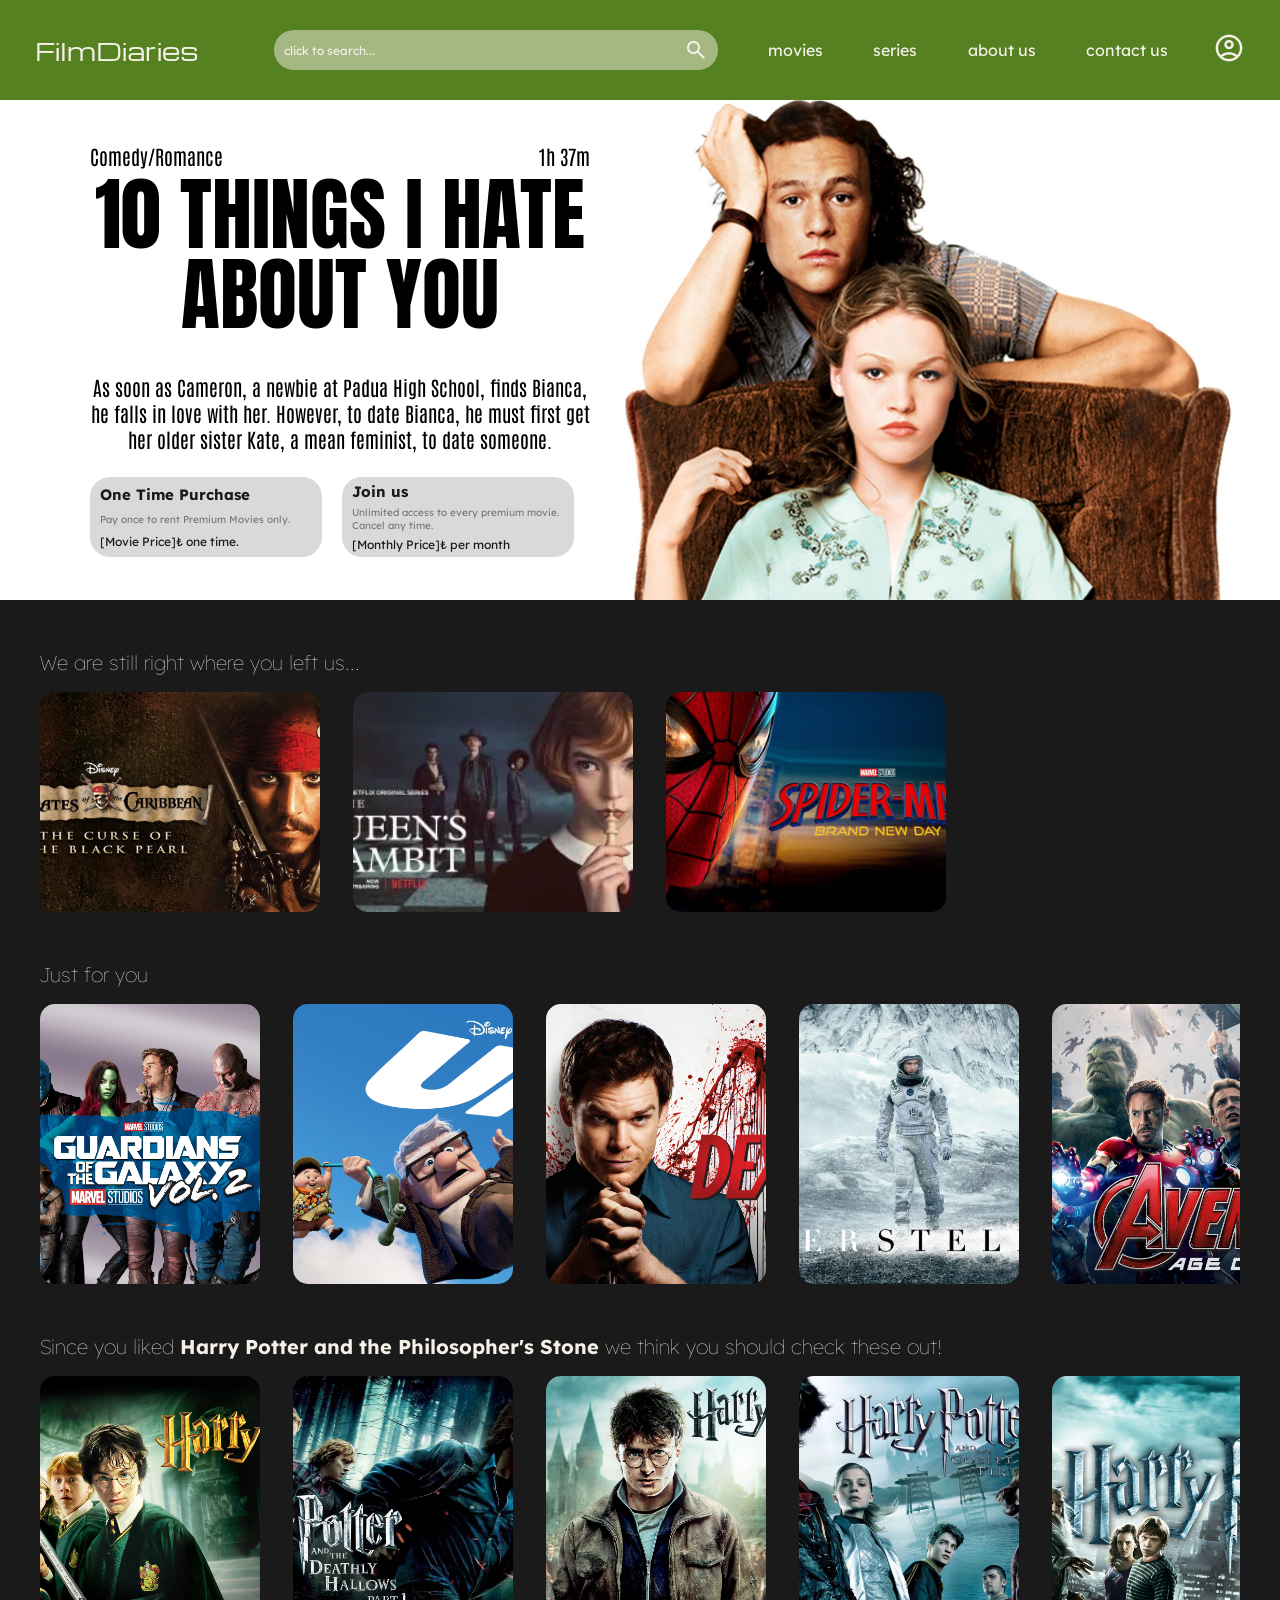
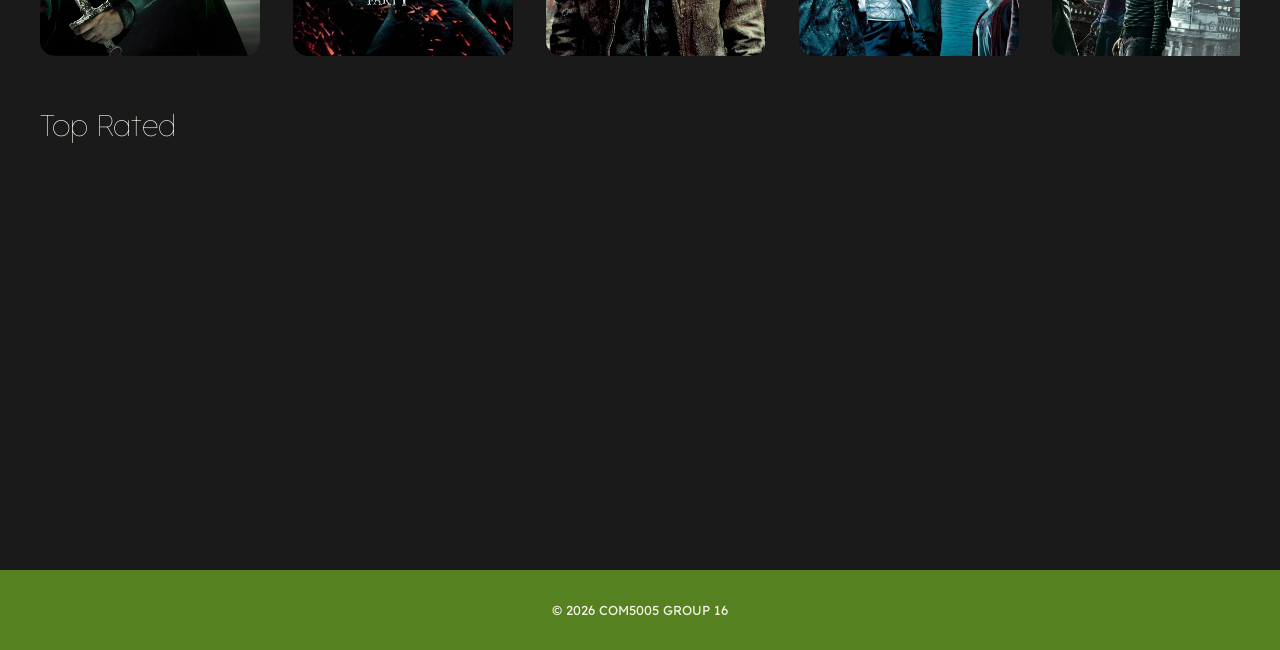
<file: index.html>
<!doctype html>
<html lang="en">
<head>
    <meta charset="UTF-8">
    <meta name="viewport" content="width=device-width, initial-scale=1.0">
    <title>FilmDiaries</title>
    <link rel="stylesheet" href="https://fonts.googleapis.com/css2?family=Anton&family=Antonio:wght@100..700&family=Instrument+Sans:ital,wght@0,400..700;1,400..700&family=Michroma&display=swap">
    <link rel="stylesheet" href="https://fonts.googleapis.com/css2?family=Anton&family=Antonio:wght@100..700&family=Instrument+Sans:ital,wght@0,400..700;1,400..700&display=swap">
    <link rel="stylesheet" href="https://fonts.googleapis.com/css2?family=Anton&family=Instrument+Sans:ital,wght@0,400..700;1,400..700&display=swap">
    <link rel="stylesheet" href="https://fonts.googleapis.com/css2?family=Lexend:wght@300;400;600;700&display=swap">
    <link rel="stylesheet" href="https://fonts.googleapis.com/css2?family=Material+Symbols+Outlined:opsz,wght,FILL,GRAD@20..48,100..700,0..1,-50..200" />
    <link href="css/style.css" rel="stylesheet" />
</head>
<body>
    <!-- nav bar ----------------------------------------------------------------------------------------- -->
    <nav>
        <div class="nav-left">
            <a href="index.html" class="logo">FilmDiaries</a>
            <form>
                <div class="search">
                    <input class="search-input" type="search" placeholder="click to search...">
                    <span class="search-icon material-symbols-outlined">search</span>
                </div>
            </form>
        </div>
        <div class="nav-right">
            <div class="nav-links">
            <a href="movies.html" class="link-text">movies</a>
            <a href="series.html" class="link-text">series</a>
            <a href="about_us.html" class="link-text">about us</a>
            <a href="contact_us.html" class="link-text">contact us</a>
            </div>
            <div class="profile">
                <span class="profile-icon material-symbols-outlined">account_circle</span>
                <!-- Açılır Menü (Popup) -->
                <div class="profile-popup" id="profilePopup">
                    <div class="popup-header">
                        <a class="popup-title" href="profile.html">My Profile</a>
                        <span class="header-icon material-symbols-outlined">account_circle</span>
                    </div>
                    <div class="popup-divider"></div>
                    <ul class="popup-menu">
                        <li><a href="my_list.html">My List</a></li>
                        <li><a href="history.html">Watch History</a></li>
                        <li><a href="settings.html">Settings</a></li>
                    </ul>
                </div>
            </div>
        </div>
    </nav>
    <!-- sponsor ----------------------------------------------------------------------------------------- -->
    <section class="sponsor">
        <div class="sponsor-movie">
            <div class="movie-info">
                <p>Comedy/Romance</p>
                <p>1h 37m</p>
            </div>
            <h1>10 THINGS I HATE ABOUT YOU</h1>
            <h6>
            As soon as Cameron, a newbie at Padua High School,
            finds Bianca, he falls in love with her. However,
            to date Bianca, he must first get her older sister Kate,
            a mean feminist, to date someone.
            </h6>
        </div>
        <div class="sponsor-purchase-options">
            <div class="sponsor-one-time">
                <h6>One Time Purchase</h6>
                <p>Pay once to rent Premium Movies only.</p>
                <h7>[Movie Price]₺ one time.</h7>
            </div>
            <div class="sponsor-join">
                <h6>Join us</h6>
                <p>Unlimited access to every premium movie. Cancel any time.</p>
                <h7>[Monthly Price]₺ per month</h7>
            </div>
        </div>
    </section>
    <!-- main ----------------------------------------------------------------------------------------- -->
    <main>
        <p>We are still right where you left us...</p>
            <div class="wrapper">        
                <div class="wrapper-item">
                    <img class="item1-img" src="images/yatay/caribbean.webp" alt="Pirates of the Caribbean">
                </div>
                <div class="wrapper-item">
                    <img class="item1-img" src="images/yatay/QUEENS.webp" alt="The Queens Gambit">
                </div>
                <div class="wrapper-item">
                    <img class="item1-img" src="images/yatay/spiderman.jpg" alt="Spiderman 1">
                </div>
            </div>

        <p>Just for you</p>
            <div class="wrapper">        
                <div class="wrapper-item">
                    <img class="item2-img" src="images/yatay/Guardians_of_the_Galaxy_2.webp" alt="Guardians_of_the_Galaxy_2">
                </div>
                <div class="wrapper-item">
                    <img class="item2-img" src="images/yatay/Pixar_Up.webp" alt="Up">
                </div>
                <div class="wrapper-item">
                    <img class="item2-img" src="images/yatay/Series_Dexter.webp" alt="Dexter">
                </div>
                <div class="wrapper-item">
                    <img class="item2-img" src="images/yatay/CN_Interstellar.webp" alt="Interstellar">
                </div>
                <div class="wrapper-item">
                    <img class="item2-img" src="images/yatay/Avengers_Age_of_Ultron.webp" alt="Avengers_Age_of_Ultron">
                </div>
                <div class="wrapper-item">
                    <img class="item2-img" src="images/yatay/IronMan.webp" alt="Iron_Man">
                </div>
                <div class="wrapper-item">
                    <img class="item2-img" src="images/yatay/Disney_Tangled.webp" alt="Tangled">
                </div>
                <div class="wrapper-item">
                    <img class="item2-img" src="images/yatay/Doctor_Strange.webp" alt="Doctor_Strange">
                </div>
                <div class="wrapper-item">
                    <img class="item2-img" src="images/yatay/Ghibli_The_Wind_Rises.jpg" alt="The_Wind_Rises">
                </div>
            </div>
        <p>Since you liked <strong>Harry Potter and the Philosopher's Stone</strong> we think you should check these out!</p>
            <div class="wrapper">        
                <div class="wrapper-item">
                    <img class="item2-img" src="images/yatay/HarryPotter_and_the_Chamber_of_Secrets.webp" alt="HarryPotter_and_the_Chamber_of_Secrets">
                </div>
                <div class="wrapper-item">
                    <img class="item2-img" src="images/yatay/HarryPotter_and_the_Deathly_Hallows_Part1.webp" alt="HarryPotter_and_the_Deathly_Hallows_Part1">
                </div>
                <div class="wrapper-item">
                    <img class="item2-img" src="images/yatay/HarryPotter_and_the_Deathly_Hallows_Part2.webp" alt="HarryPotter_and_the_Deathly_Hallows_Part2">
                </div>
                <div class="wrapper-item">
                    <img class="item2-img" src="images/yatay/HarryPotter_and_the_Goblet_of_Fire.webp" alt="HarryPotter_and_the_Goblet_of_Fire">
                </div>
                <div class="wrapper-item">
                    <img class="item2-img" src="images/yatay/HarryPotter_and_the_HalfBlood_Prince.webp" alt="HarryPotter_and_the_HalfBlood_Prince">
                </div>
                <div class="wrapper-item">
                    <img class="item2-img" src="images/yatay/HarryPotter_and_the_Order_of_the_Phoenix.webp" alt="HarryPotter_and_the_Order_of_the_Phoenix">
                </div>
                <div class="wrapper-item">
                    <img class="item2-img" src="images/yatay/HarryPotter_and_the_Prisoner_of_Azkaban.webp" alt="HarryPotter_and_the_Prisoner_of_Azkaban">
                </div>
                <div class="wrapper-item">
                    <img class="item2-img" src="images/yatay/HarryPotter _nd_the_Sorcerers_Stone.webp" alt="HarryPotter _nd_the_Sorcerers_Stone">
                </div>
            </div>
        <h6>Top Rated</h6>
            <div class="wrapper">        
                <div class="wrapper-item">
                    <img class="item3-img" src="images/yatay/Series_Game_of_Thrones.webp" alt="Game_of_Thrones">
                </div>
                <div class="wrapper-item">
                    <img class="item3-img" src="images/yatay/CN_Oppenheimer.webp" alt="Oppenheimer">
                </div>
                <div class="wrapper-item">
                    <img class="item3-img" src="images/yatay/Series_Arcane.webp" alt="Arcane">
                </div>
            </div>
    </main>
</body>
<script src="js/index.js"></script>
<footer>
    <p>© 2026 COM5005 GROUP 16</p>
</footer>
</html>
</file>
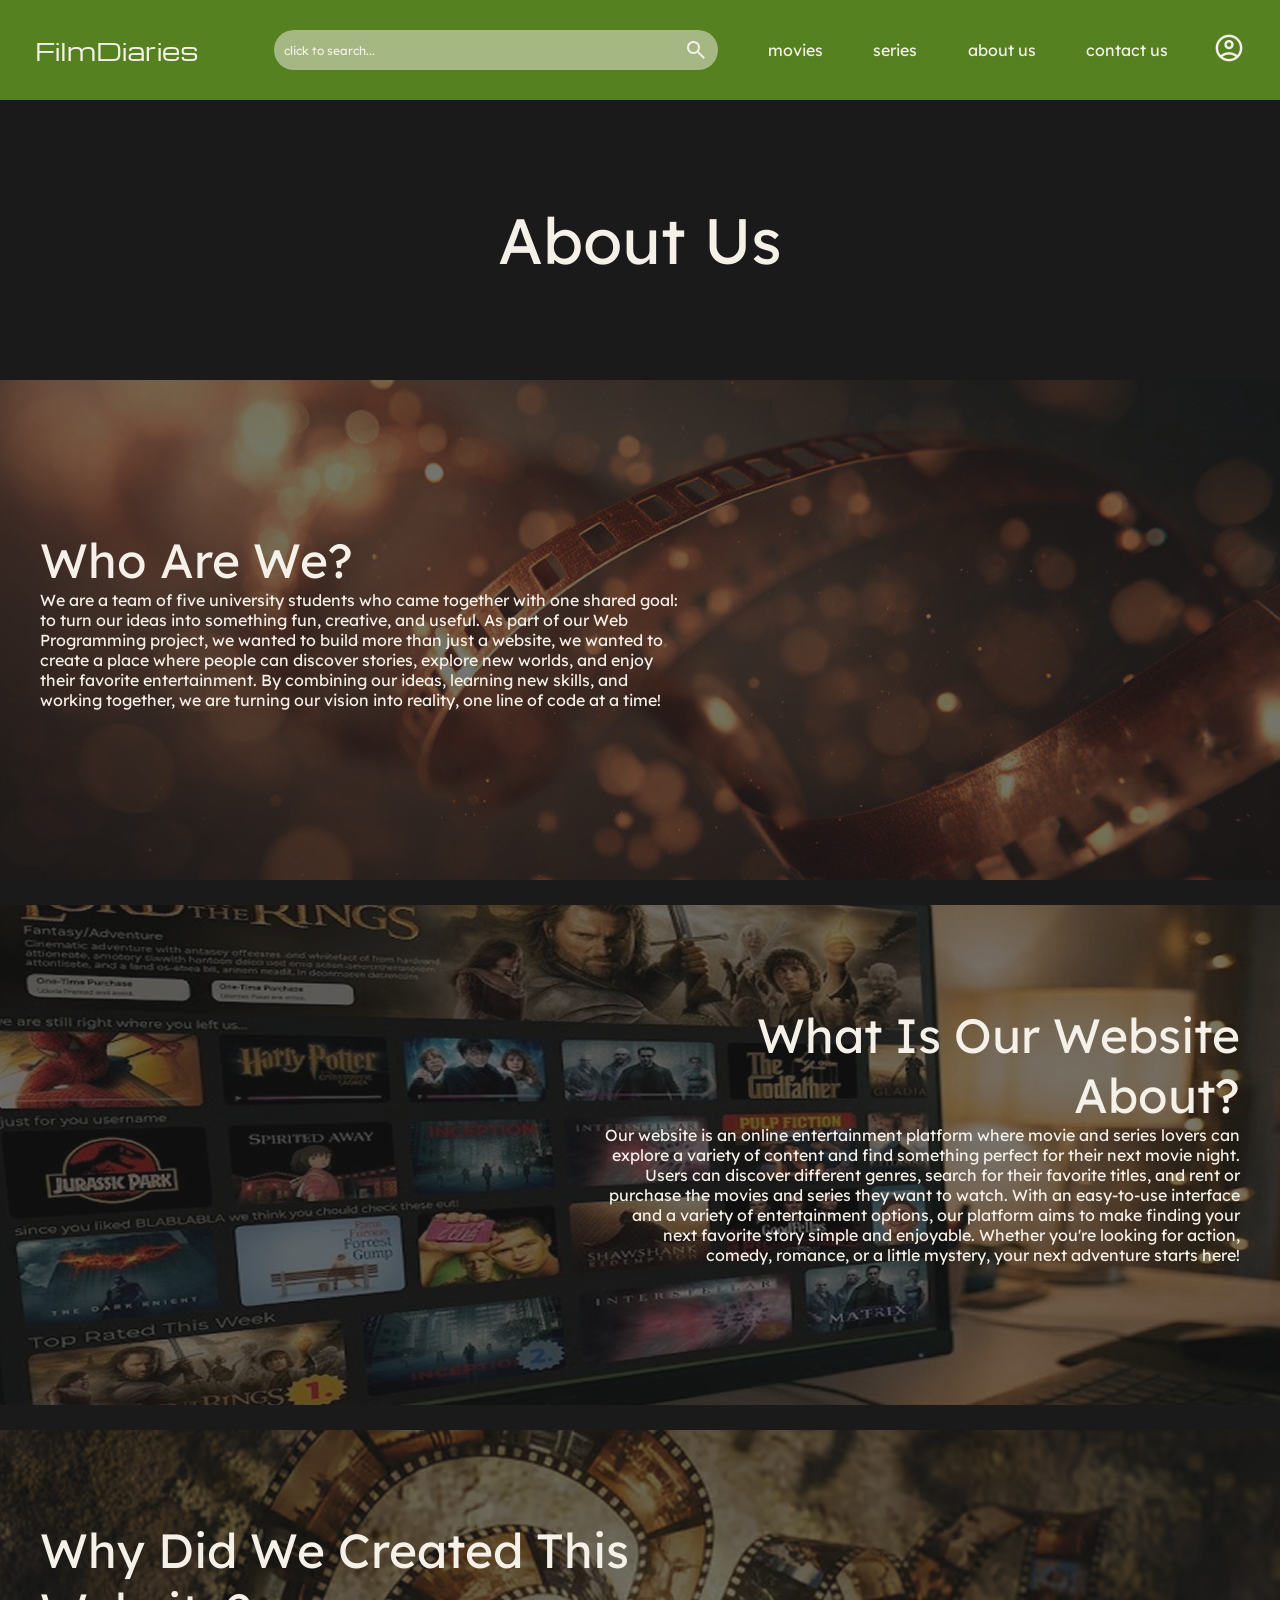
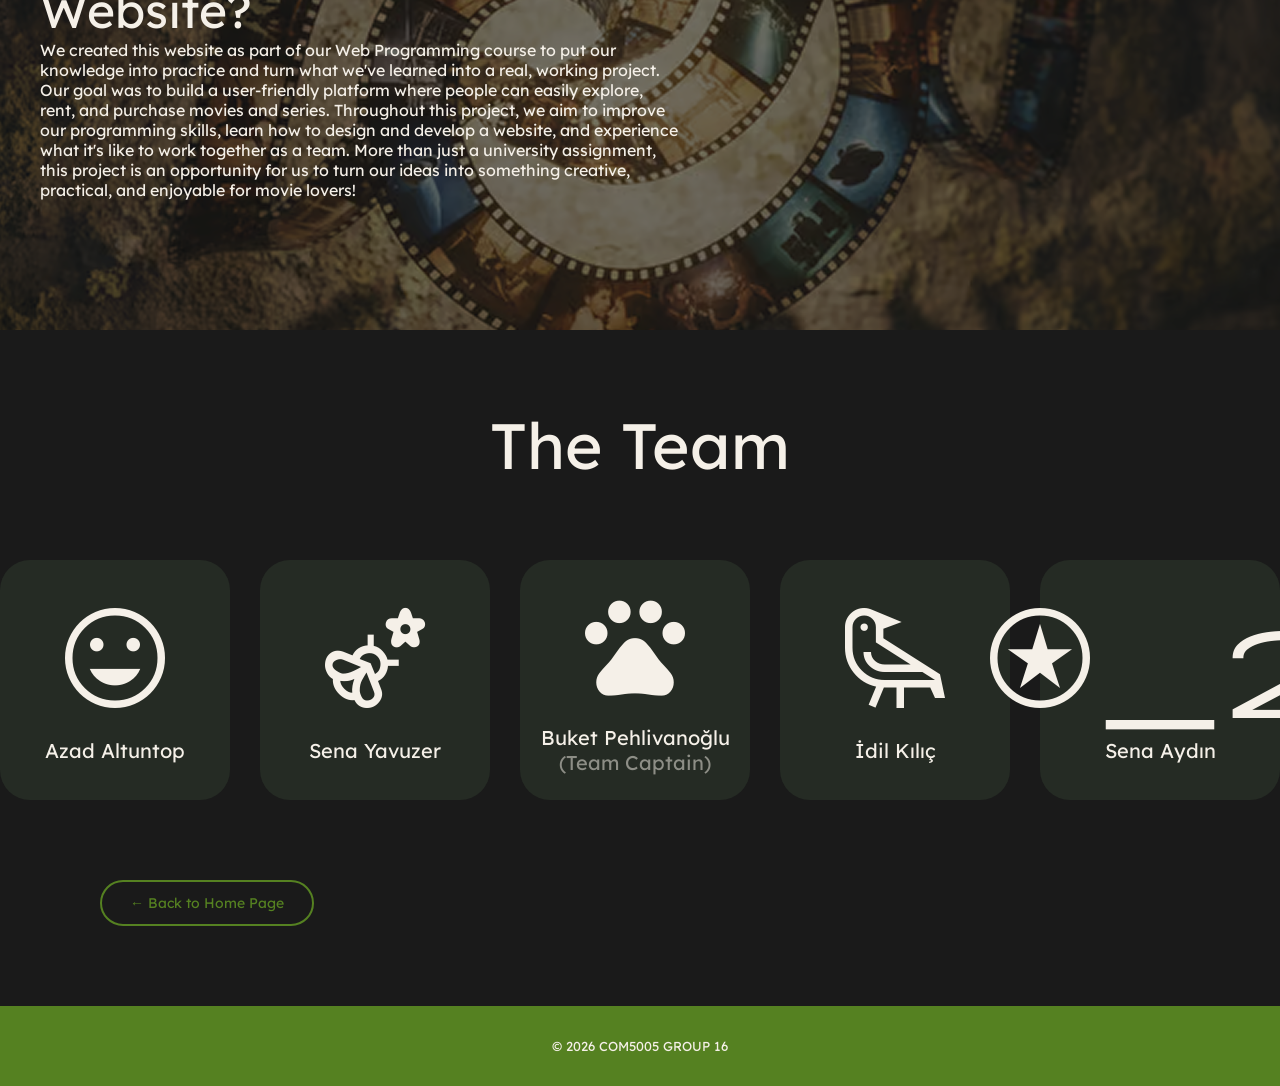
<file: about_us.html>
<!DOCTYPE html>
<html lang="en">
<head>
    <meta charset="UTF-8">
    <meta name="viewport" content="width=device-width, initial-scale=1.0">
    <title>FilmDiaries</title>
    <link rel="stylesheet" href="https://fonts.googleapis.com/css2?family=Anton&family=Antonio:wght@100..700&family=Instrument+Sans:ital,wght@0,400..700;1,400..700&family=Michroma&display=swap">
    <link rel="stylesheet" href="https://fonts.googleapis.com/css2?family=Anton&family=Antonio:wght@100..700&family=Instrument+Sans:ital,wght@0,400..700;1,400..700&display=swap">
    <link rel="stylesheet" href="https://fonts.googleapis.com/css2?family=Anton&family=Instrument+Sans:ital,wght@0,400..700;1,400..700&display=swap">
    <link rel="stylesheet" href="https://fonts.googleapis.com/css2?family=Lexend:wght@300;400;600;700&display=swap">
    <link rel="stylesheet" href="https://fonts.googleapis.com/css2?family=Material+Symbols+Outlined:opsz,wght,FILL,GRAD@20..48,100..700,0..1,-50..200" />
    <link href="css/style.css" rel="stylesheet" />
    <link href="css/style_about_us.css" rel="stylesheet" />
</head>
<body>
    <!-- nav bar ----------------------------------------------------------------------------------------- -->
    <nav>
        <div class="nav-left">
            <a href="index.html" class="logo">FilmDiaries</a>
            <form>
                <div class="search">
                    <input class="search-input" type="search" placeholder="click to search...">
                    <span class="search-icon material-symbols-outlined">search</span>
                </div>
            </form>
        </div>
        <div class="nav-right">
            <div class="nav-links">
                <a href="movies.html" class="link-text">movies</a>
                <a href="series.html" class="link-text">series</a>
                <a href="about_us.html" class="link-text">about us</a>
                <a href="contact_us.html" class="link-text">contact us</a> 
            </div>
            <div class="profile">
                <span class="profile-icon material-symbols-outlined">account_circle</span>
                <!-- Açılır Menü (Popup) -->
                <div class="profile-popup" id="profilePopup">
                    <div class="popup-header">
                        <a class="popup-title" href="profile.html">My Profile</a>
                        <span class="header-icon material-symbols-outlined">account_circle</span>
                    </div>
                    <div class="popup-divider"></div>
                    <ul class="popup-menu">
                        <li><a href="my_list.html">My List</a></li>
                        <li><a href="history.html">Watch History</a></li>
                        <li><a href="settings.html">Settings</a></li>
                    </ul>
                </div>
            </div>
        </div>
    </nav>
    <!-- about us ----------------------------------------------------------------------------------------- -->
    <section class="about-us">
        <h1 class="anabaslik">About Us</h1>
        <div class="sections">
            <div class="section1">
            <div class="left-side">
                <h1>Who Are We?</h1>
                <p>We are a team of five university students who came together with one shared goal: 
                to turn our ideas into something fun, creative, and useful. As part of our Web Programming project, 
                we wanted to build more than just a website, we wanted to create a place where people can 
                discover stories, explore new worlds, and enjoy their favorite entertainment. By combining our ideas, 
                learning new skills, and working together, we are turning our vision into reality, one line of code 
                at a time!</p>
            </div>
            </div>
        </div>
        <div class="sections">
            <div class="section2">
            <div class="right-side">
                <h1>What Is Our Website About?</h1>
                <p>Our website is an online entertainment platform where movie and series lovers can explore 
                    a variety of content and find something perfect for their next movie night. Users can 
                    discover different genres, search for their favorite titles, and rent or purchase the 
                    movies and series they want to watch. With an easy-to-use interface and a variety of 
                    entertainment options, our platform aims to make finding your next favorite story simple 
                    and enjoyable. Whether you're looking for action, comedy, romance, or a little mystery, 
                    your next adventure starts here!</p>
            </div>
            </div>
        </div>
        <div class="sections">
            <div class="section3">
            <div class="left-side">
                <h1>Why Did We Created This Website?</h1>
                <p>We created this website as part of our Web Programming course to put our knowledge 
                    into practice and turn what we've learned into a real, working project. Our goal 
                    was to build a user-friendly platform where people can easily explore, rent, and 
                    purchase movies and series. Throughout this project, we aim to improve our programming 
                    skills, learn how to design and develop a website, and experience what it's like to work 
                    together as a team. More than just a university assignment, this project is an 
                    opportunity for us to turn our ideas into something creative, practical, and enjoyable 
                    for movie lovers!</p>
            </div>
            </div>
        </div>
    </section>
    <!-- the team ----------------------------------------------------------------------------------------- -->
    <section class="the-team">
        <h1>The Team</h1>
        <div class="team-cards">
            
            <div class="character">
                <span class="pp material-symbols-outlined">mood</span>
                <p class="name">Azad Altuntop</p>
            </div>
            <div class="character">
                <a href="www.linkedin.com/in/sena-yavuzer-aa0a2033a" class="pp material-symbols-outlined">emoji_nature</a>
                <p class="name">Sena Yavuzer</p>
            </div>
            <div class="character">
                <a href="www.linkedin.com/in/buket-pehlivanoğlu-2a706532a" class="pp material-symbols-outlined">pets</a>
                <p class="name">Buket Pehlivanoğlu</p>
                <p class="role">(Team Captain)</p>
            </div>
            <div class="character">
                <a href="https://www.linkedin.com/in/idil-kılıç-15a54732a?utm_source=share_via&utm_content=profile&utm_medium=member_android" class="pp material-symbols-outlined">raven</a>
                <p class="name">İdil Kılıç</p>
            </div>
            <div class="character">
                <a href="https://sena-ayddin.github.io/Portfolio/index.html#projects" class="pp material-symbols-outlined">stars_2</a>
                <p class="name">Sena Aydın</p>
            </div>
        </div>
    </section>
    <a href="index.html" class="back-btn">← Back to Home Page</a>
</body>
<script src="js/index.js"></script>
<footer>
    <p>© 2026 COM5005 GROUP 16</p>
</footer>
</html>
</file>
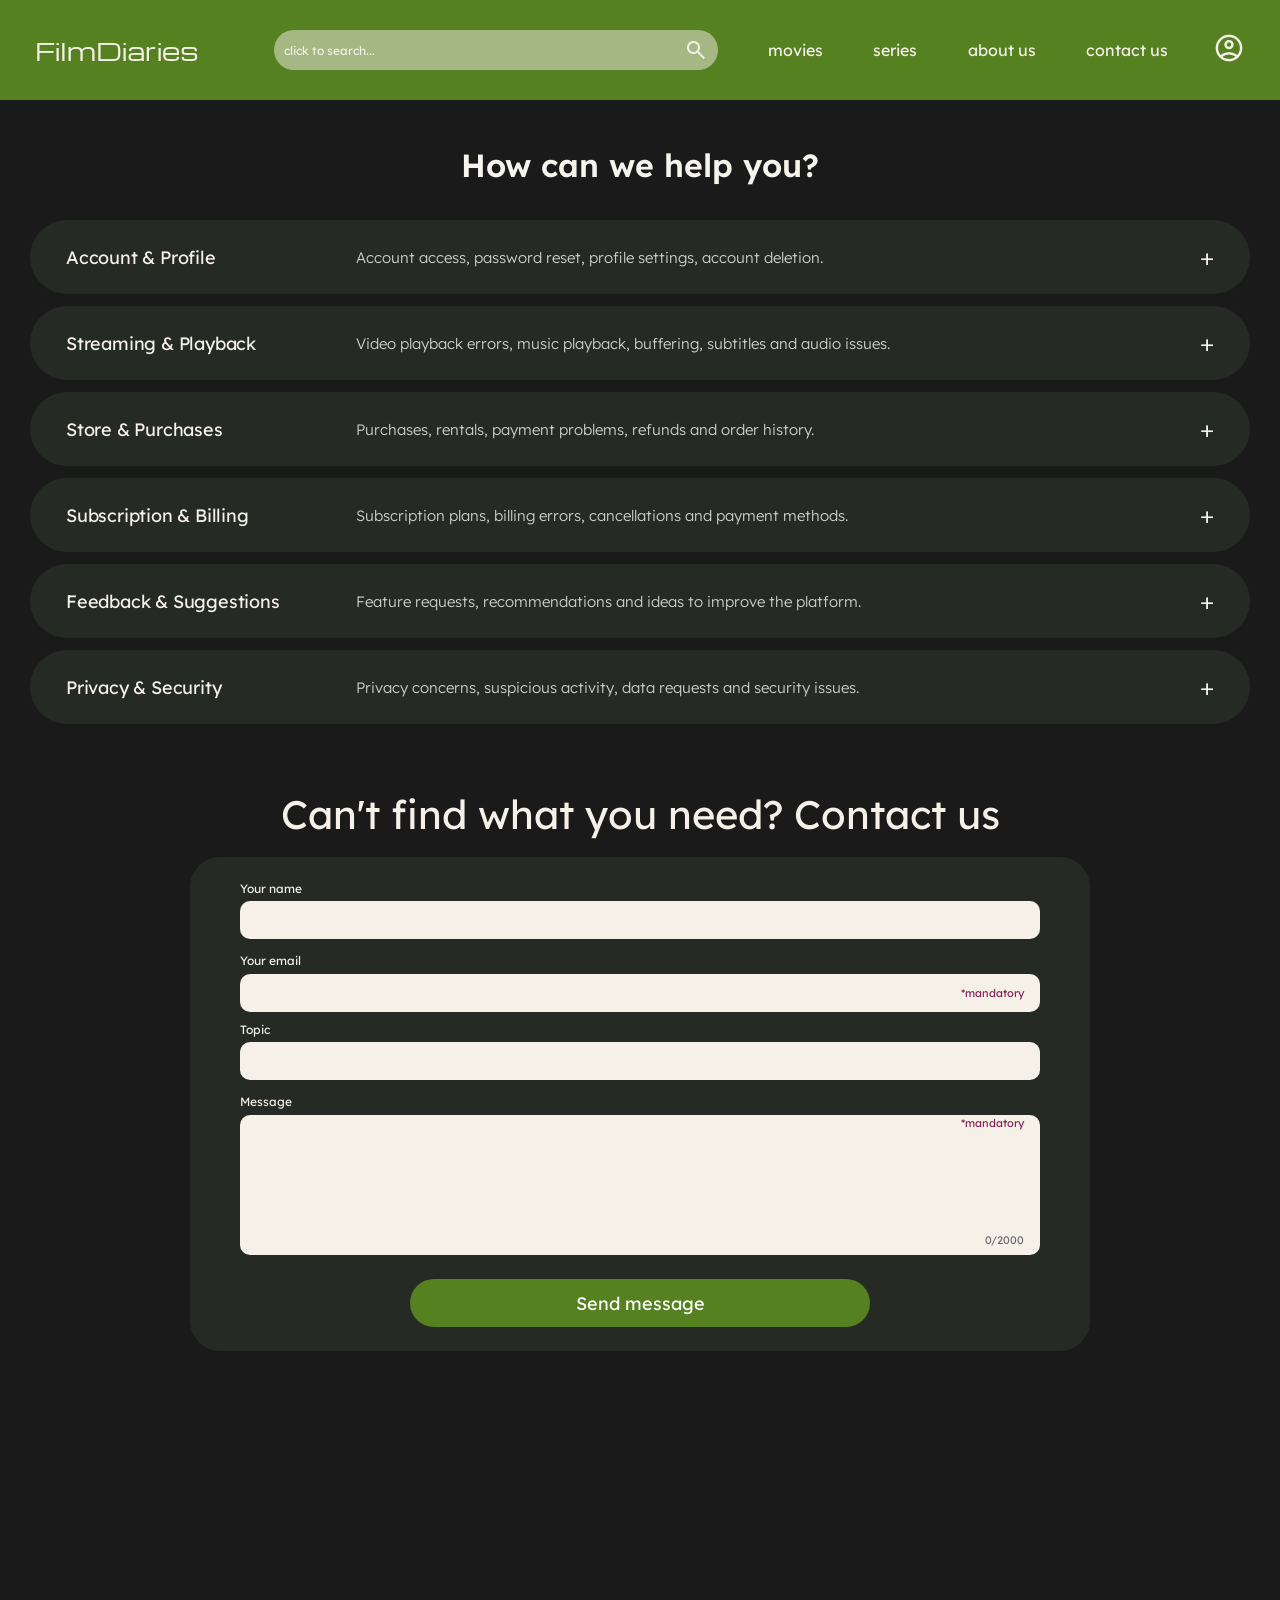
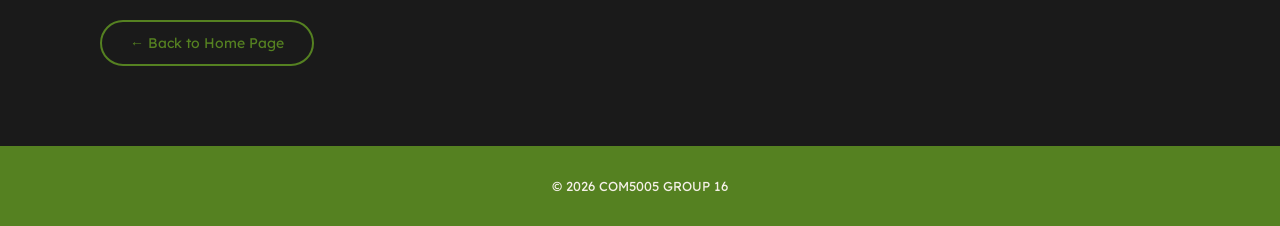
<file: contact_us.html>
<!DOCTYPE html>
<html lang="en">
<head>
    <meta charset="UTF-8">
    <meta name="viewport" content="width=device-width, initial-scale=1.0">
    <title>FilmDiaries</title>
    <link rel="stylesheet" href="https://fonts.googleapis.com/css2?family=Anton&family=Antonio:wght@100..700&family=Instrument+Sans:ital,wght@0,400..700;1,400..700&family=Michroma&display=swap">
    <link rel="stylesheet" href="https://fonts.googleapis.com/css2?family=Anton&family=Antonio:wght@100..700&family=Instrument+Sans:ital,wght@0,400..700;1,400..700&display=swap">
    <link rel="stylesheet" href="https://fonts.googleapis.com/css2?family=Anton&family=Instrument+Sans:ital,wght@0,400..700;1,400..700&display=swap">
    <link rel="stylesheet" href="https://fonts.googleapis.com/css2?family=Lexend:wght@300;400;600;700&display=swap">
    <link rel="stylesheet" href="https://fonts.googleapis.com/css2?family=Material+Symbols+Outlined:opsz,wght,FILL,GRAD@20..48,100..700,0..1,-50..200" />
    <link href="css/style.css" rel="stylesheet" />
    <link rel="stylesheet" href="css/style_contact_us.css">
</head>
<body>
    <!-- nav bar ----------------------------------------------------------------------------------------- -->
    <nav>
        <div class="nav-left">
            <a href="index.html" class="logo">FilmDiaries</a>
            <form>
                <div class="search">
                    <input class="search-input" type="search" placeholder="click to search...">
                    <span class="search-icon material-symbols-outlined">search</span>
                </div>
            </form>
        </div>
        <div class="nav-right">
            <div class="nav-links">
            <a href="movies.html" class="link-text">movies</a>
            <a href="series.html" class="link-text">series</a>
            <a href="about_us.html" class="link-text">about us</a>
            <a href="contact_us.html" class="link-text">contact us</a>
            </div>
            <div class="profile">
                <span class="profile-icon material-symbols-outlined">account_circle</span>
                <!-- Açılır Menü (Popup) -->
                <div class="profile-popup" id="profilePopup">
                    <div class="popup-header">
                        <a class="popup-title" href="profile.html">My Profile</a>
                        <span class="header-icon material-symbols-outlined">account_circle</span>
                    </div>
                    <div class="popup-divider"></div>
                    <ul class="popup-menu">
                        <li><a href="my_list.html">My List</a></li>
                        <li><a href="history.html">Watch History</a></li>
                        <li><a href="settings.html">Settings</a></li>
                    </ul>
                </div>
            </div>
        </div>
    </nav>
    <main class="contact-page">
    <h1>How can we help you?</h1>
    
    <section class="faq-section">
    <details class="faq-item">
        <summary>
            <span class="faq-title">Account & Profile</span>
            <span class="faq-desc">Account access, password reset, profile settings, account deletion.</span>
        </summary>
        <p class="faq-answer">This part is for Account and Profile.</p>
    </details>

    <details class="faq-item">
        <summary>
            <span class="faq-title">Streaming & Playback</span>
            <span class="faq-desc">Video playback errors, music playback, buffering, subtitles and audio issues.</span>
        </summary>
        <p class="faq-answer">This part is for Streaming and Playback.</p>
    </details>

    <details class="faq-item">
        <summary>
            <span class="faq-title">Store & Purchases</span>
            <span class="faq-desc">Purchases, rentals, payment problems, refunds and order history.</span>
        </summary>
        <p class="faq-answer">This part is for Store and Purchases.</p>
    </details>

    <details class="faq-item">
        <summary>
            <span class="faq-title">Subscription & Billing</span>
            <span class="faq-desc">Subscription plans, billing errors, cancellations and payment methods.</span>
        </summary>
        <p class="faq-answer">This part is for Subscription and Billing.</p>
    </details>

    <details class="faq-item">
        <summary>
            <span class="faq-title">Feedback & Suggestions</span>
            <span class="faq-desc">Feature requests, recommendations and ideas to improve the platform.</span>
        </summary>
        <p class="faq-answer">This part is for Feedback and Suggestions.</p>
    </details>

    <details class="faq-item">
        <summary>
            <span class="faq-title">Privacy & Security</span>
            <span class="faq-desc">Privacy concerns, suspicious activity, data requests and security issues.</span>
        </summary>
        <p class="faq-answer">This part is for Privacy and Security.</p>
    </details>
</section>

    <h2>Can't find what you need? Contact us</h2>
    
<form id="contactForm" class="contact-form">
    <div class="form-group">
        <label for="name">Your name</label>
        <input type="text" id="name">
    </div>

    <div class="form-group">
        <div class="form-group-label">
            <label for="email">Your email</label>
        </div>
        <input type="email" id="email" required>
        <span class="mandatory">*mandatory</span>
    </div>

    <div class="form-group">
        <label for="topic">Topic</label>
        <input type="text" id="topic">
    </div>

    <div class="form-group">
        <div class="form-group-label">
            <label for="message">Message</label>
        </div>
        <div class="textarea-wrapper">
            <textarea id="message"></textarea>
            <span class="char-count">0/2000</span>
        </div>
        <span class="mandatory">*mandatory</span>
    </div>

    <button type="submit">Send message</button>
</form>
</main>
    <a href="index.html" class="back-btn">← Back to Home Page</a>
</body>
<footer>
    <p>© 2026 COM5005 GROUP 16</p>
</footer>
<script src="js/contact.js"></script>
<script src="js/index.js"></script>
</body>
</html>
</file>
<file: css/style.css>
* {
    margin: 0;
    padding: 0;
    box-sizing: border-box;
}
/* sayfanın genel stili */
body {
    font-family: "Lexend", sans-serif;
    color: #F5F0E8;
    background-color: #1A1A1A;
    width: 100%;
    overflow-x: hidden;
    -webkit-font-smoothing: antialiased;
    -moz-osx-font-smoothing: grayscale;
    text-rendering: optimizeLegibility;
}

/* nav bar ------------------------------------------------------------------------------ */

nav {
    display: flex;
    justify-content: space-between;
    align-items: center;
    background-color: #558121;
    position: sticky; /* sayfa kaydırılınca nav üstte kalmaya devam etsin */
    top: 0;
    z-index: 100; /* diğer elemanların üstünde dursun diye en üst katman */
    height: 100px;
    padding: 25px;
    box-sizing: border-box;
    width: 100%;
    border: none;
}
.nav-left {
    display: flex;
    align-items: center;
    gap: 65px; 
}
.nav-right {
    align-items: center;
    gap: 35px;
    display: flex;
}

nav .logo {
    font-family: "Michroma", sans-serif;
    color: #F5F0E8;
    font-size: 24px;
    white-space: nowrap;
    padding: 10px;
    text-decoration: none;
}
nav .logo:hover{
    color: #812154;
}
nav .search{
    width:max-content;
    display: flex;
    padding: 10px;
    border-radius: 28px;
    background-color: rgba(245, 240, 232,0.5);
    height: 40px;
    align-items: center;
    box-sizing: border-box;
}

nav .search-input{
    font-size: 12px;
    font-family:'Lexend', sans-serif;
    border:none;
    background: transparent;
    width: 400px;
}

nav .search-input::placeholder,
nav .search-icon{
    color: #F5F0E8;
}

/*nav linkleri */

.nav-links{
    display: flex;
    margin-right: 30px;
    width: 400px;
    margin: auto;   
    gap: 50px;
}

nav .link {
    font: size 20px;
    font-family:'Lexend', sans-serif;
    border:none;
    background: transparent;
    width: 400px;
    display: flex;
    margin: auto;
}

nav .link-text {
    text-decoration: none;
    color: #F5F0E8;
    font: size 20px;
    font-family:'Lexend', sans-serif;
    border:none;
    background: transparent;
    width: 400px;
    display: flex;
    gap: 32px;
    margin: auto;
}

nav .link-text:hover {
    color: #812154;
}
nav .profile{
    border:none;
    background: transparent;
    padding: 10px;
    margin: auto;
    position: relative;
    cursor: pointer;
}
nav .profile-icon.material-symbols-outlined{
    border:none;
    background: transparent;
    font-size: 32px;
    margin: auto;
}
nav .profile:hover{
    color: #812154;
}
.nav-links a,
.nav-links .link-text {
    white-space: nowrap;
}

.profile-popup {
    display: none;
    position: absolute;
    top: -5px;
    right: 0;
    width: 210px;
    background-color: #262c26;
    border-radius: 18px;
    padding: 16px 20px;
    box-shadow: 0 10px 25px rgba(0, 0, 0, 0.45);
    z-index: 1000;
    color: #ffffff;
    cursor: default;
}

.profile-popup.active {
    display: block;
}

.popup-header {
    display: flex;
    align-items: center;
    justify-content: flex-end;
    gap: 10px;
}

.popup-title {
    text-decoration: none;
    color:#F5F0E8;
    font-size: 14px;
    font-weight: 500;
}
.popup-title:hover{
    color: #812154;
}

.header-icon {
    font-size: 28px !important;
    color: #889388;
}

.popup-divider {
    height: 1px;
    background-color: rgba(255, 255, 255, 0.2);
    margin: 12px 0 10px 0;
}

.popup-menu {
    list-style-type: disc;
    margin: 0;
    padding-left: 20px;
    text-align: left;
}

.popup-menu li {
    margin: 8px 0;
    color: #e6e6e6;
}

.popup-menu a {
    color: #f0f0f0;
    text-decoration: none;
    font-size: 14px;
}

.popup-menu a:hover {
    color: #812154;
    text-decoration: underline;
}

/* sponsor ------------------------------------------------------------------------------ */

.sponsor{
    background-image: url('../images/background/sponsor.jpg');
    background-size: cover;
    background-position: center;
    background-repeat: no-repeat;
    height: 500px;
    display: flex;
    flex-direction: column;  
    justify-content: center;
}
.sponsor-movie h1{
    font-size: 80px;
    font-family: "Anton",sans-serif;
    text-align: center;
    font-weight: normal;
    line-height: 80px;
    margin-top: 5px;
}
.sponsor-movie h6{
    font-family: "Antonio",sans-serif;
    font-size: 20px;
    text-align: center;
    font-weight: normal;
    margin-top: 40px;

}
.movie-info p{
    font-family: "Antonio",sans-serif;
    font-size: 20px;
}
.sponsor-movie{
    mix-blend-mode: difference;
    color: #ffffff;
    width: 500px;
    margin-left: 90px;
}
.movie-info{
    display: flex;
    justify-content: space-between;
    font-family: "Anton", sans-serif;
}
.sponsor-purchase-options{
    margin-top: 25px;
    display: flex;
    gap: 20px   ;
    justify-content: left;
    margin-left: 90px;
}
.sponsor-one-time{
    background-color: #D9D9D9;
    border-radius: 20px;
    height:80px ; 
    width:232px ; 
    display: flex;
    flex-direction: column;
    text-align: left;
    justify-content: space-evenly;  
}
.sponsor-join{
    background-color: #D9D9D9;
    border-radius: 20px;
    height:80px ; 
    width:232px ; 
    display: flex;
    flex-direction: column;
    text-align: left;
    justify-content: space-evenly;  
}
.sponsor-purchase-options h6{
    font-family: "Lexend",sans-serif;
    font-size: 15px;
    color: #1A1A1A;
    margin-left: 10px;

}
.sponsor-purchase-options h7{
    font-family: "Lexend",sans-serif;
    font-size: 12px;
    color: #1A1A1A;
    margin-left: 10px;

}
.sponsor-purchase-options p{
    font-family: "Lexend",sans-serif;
    font-size: 10px;
    color: #1A1A1A;
    opacity: 50%;
    margin-left: 10px;

}




/* main ------------------------------------------------------------------------------ */

main{
    height: 1520px;
}
main p{
    font-size: 20px;
    font-weight: lighter;
    margin-top: 50px;
    margin-left: 40px;
    margin-right: 40px;
}
main p strong {
    font-weight: 700;
}
.wrapper{
    margin-left: 40px;
    margin-right: 40px;
    display: flex;
    overflow-x: auto;
    margin-top: 17px;
    gap: 33px;
}
.wrapper::-webkit-scrollbar{
    width: 0px;
    height: 0px;
}
.wrapper-item{
    line-height: 0px;
    width: auto !important;
}
.item1-img{
    width: 280px;
    height: 220px;
    object-fit: cover;
    border-radius: 15px;
}
.item2-img{
    width: 220px;
    height: 280px;
    object-fit: cover;
    border-radius: 15px;

}
main h6{
    font-size: 30px;
    font-weight: lighter;
    margin-top: 50px;
    margin-left: 40px;
    margin-right: 40px;

}
.item3-img{
    width: 400px;
    height: 314px;
    object-fit: cover;
    border-radius: 15px;

}
/* footer ------------------------------------------------------------------------------ */

footer{
    background-color: #558121;
    height: 80px;
    display: flex;
    flex-direction: column;
    justify-content: center;
}
footer p{
    text-align: center;
    font-size: 13px;
}

/* back button ------------------------------------------------------------------------------ */

.back-btn {
    display: inline-block;
    margin-left: 100px;
    margin-bottom: 80px;
    border: 2px solid #558121;
    color: #558121;
    padding: 12px 28px;
    border-radius: 50px;
    text-decoration: none;
    font-size: 14px;
    transition: all 0.3s;
}
/* çerçeveli butona hover */
.back-btn:hover {
    background: #558121;
    color: #ffffff;
}

/* scroll animation ------------------------------------------------------------------------------ */

/* --- YUMUŞAK KAYDIRMA (SMOOTH SCROLL) --- */
html {
    scroll-behavior: smooth;
}

/* --- YUKARI KAYARAK BELİRME ANİMASYONU --- */
.scroll-reveal {
    opacity: 0;
    transform: translateY(45px);
    transition: opacity 0.75s cubic-bezier(0.2, 0.8, 0.2, 1), 
                transform 0.75s cubic-bezier(0.2, 0.8, 0.2, 1);
    will-change: opacity, transform;
}

/* Ekrana girdiği anda JS tarafından eklenir */
.scroll-reveal.active {
    opacity: 1;
    transform: translateY(0);
}
</file>
<file: css/style_about_us.css>
/* about us ------------------------------------------------------------------------------ */

h1.anabaslik{
    text-align: center;
    font-size: 64px;
    font-weight: normal;
    height: 280px;
    padding-top: 100px;
}
.sections{
    width: 100%;
    color: inherit;
    height: 500px;
    margin-bottom: 25px;
}
.section1{
    background-image: url('../images/background/bg1.png');
    background-size: cover;
    background-position: center;
    background-repeat: no-repeat;
    height: 500px;
    display: flex;
    flex-direction: column;  
    justify-content: center;
    padding-bottom: 20px;
}
.section2{
    background-image: url('../images/background/bg2.png');
    background-size: cover;
    background-position: center;
    background-repeat: no-repeat;
    height: 500px;
    display: flex;
    flex-direction: column;  
    justify-content: center;
    padding-bottom: 40px;
}
.section3{
    background-image: url('../images/background/bg3.png');
    background-size: cover;
    background-position: center;
    background-repeat: no-repeat;
    height: 500px;
    display: flex;
    flex-direction: column;  
    justify-content: center;
    padding-bottom: 40px;
}
.left-side{
    width: 50%;
    text-align: left;
    margin-right: auto;
    margin-left: 40px;
}
.left-side h1{
    font-weight: normal;
    text-align: left;
    font-size: 48px;
}
.right-side{
    width: 50%;
    text-align: right;
    margin-left: auto;
    margin-right: 40px;

}
.right-side h1{
    font-weight: normal;
    text-align: right;
    font-size: 48px;

}
/* the team ------------------------------------------------------------------------------ */
.the-team h1{
    text-align: center;
    font-size: 64px;
    font-weight: normal;
    margin-top: 75px;
    margin-bottom: 75px;
}
.team-cards{
    display: flex;
    gap: 30px;
    align-items: center;
    justify-content: center;
    margin-bottom: 80px;
}
.character{
    height: 240px;
    width: 240px;
    border-radius: 30px;
    background-color: #252B24;
    display: flex;
    flex-direction: column;
    justify-content: center;
    align-items: center;
}
.pp.material-symbols-outlined{
    font-size: 120px;
    text-decoration: none;
    color: #F5F0E8;
}
.pp.material-symbols-outlined:hover{
    color: #812154;
}
.name{
    font-size: 20px;
    margin-top: 20px;
}
.role{
    font-size: 20px;
    margin-top: 0px;
    opacity: 50%;
}
</file>
<file: css/style_contact_us.css>
.contact-page {
    background: #1A1A1A;
    color: #f5f5ed;
    min-height: 75vh;
    padding: 45px 20px;
    text-align: center;
    -webkit-font-smoothing: antialiased;
    -moz-osx-font-smoothing: grayscale;
    text-rendering: optimizeLegibility;
}

.contact-page h1 {
    margin: 0 0 35px;
    font-size: 32px;
    font-weight: 600;
}

.faq-section,
.contact-form {
    width: min(100%, 1220px);
    margin: 0 auto;
}

.faq-section {
    display: grid;
    gap: 12px;
    margin-bottom: 65px;
}

.faq-item {
    background: #252B24;
    border-radius: 40px;
    padding: 22px 36px;
    text-align: left;
}

.faq-item summary {
    display: grid;
    grid-template-columns: 260px 1fr auto;
    align-items: center;
    gap: 30px;
    cursor: pointer;
    list-style: none;
}

.faq-item summary::-webkit-details-marker {
    display: none;
}

.faq-item summary::after {
    content: "+";
    font-size: 24px;
    color: #F5F0E8;
    font-weight: 300;
    justify-self: end;
}

.faq-item[open] summary::after {
    content: "−";
}

.faq-answer {
    margin: 18px 0 0;
    padding-top: 16px;
    border-top: 1px solid rgba(245, 240, 232, 0.15);
    font-family: "Lexend", sans-serif;
    font-size: 15px;
    font-weight: 300;
    color: #c9d0c6;
    line-height: 1.6;
}

.faq-title {
    font-family: "Lexend", sans-serif;
    font-size: 18px;
    font-weight: 400;
    color: #F5F0E8;
    letter-spacing: -0.2px;
}

.faq-desc {
    font-family: "Lexend", sans-serif;
    font-size: 15px;
    font-weight: 300;
    color: #c9d0c6;
    line-height: 1.4;
}



.contact-page h2 {
    font-family: "Lexend", sans-serif;
    font-size: 40px;
    font-weight: 400;
    color: #F5F0E8;
    margin-bottom: 18px;
    text-align: center;
}

.contact-form {
    box-sizing: border-box;
    background: #5E7B52;
    border-radius: 30px;
    padding: 30px 40px;
    display: flex;
    flex-direction: column;
    gap: 14px;
    text-align: left;
}

.contact-form label {
    font-family: "Lexend", sans-serif;
    font-size: 13px;
    font-weight: 400;
    color: #FFFFFF;
}

.contact-form input,
.contact-form textarea {
    box-sizing: border-box;
    width: 100%;
    border: 0;
    border-radius: 12px;
    padding: 14px;
    font-family: "Lexend", sans-serif;
    font-size: 14px;
    background: #D9D9D9;
    color: #222;
}

.textarea-wrapper {
    position: relative;
    width: 100%;
}

.contact-form textarea {
    min-height: 130px;
    resize: vertical;
    padding-bottom: 25px;
}

.char-count {
    position: absolute;
    bottom: 8px;
    right: 12px;
    font-size: 11px;
    color: #888;
    pointer-events: none;
}

/* Send Message Butonu (Figma Ölçüleri ve Rengiyle Birebir) */
.contact-form button {
    align-self: center;
    width: min(100%, 623px);
    height: 70px;
    margin-top: 12px;
    border: 0;
    border-radius: 25px;
    background: #558121;
    color: #FFFFFF;
    font-family: "Lexend", sans-serif;
    font-size: 18px;
    font-weight: 400;
    cursor: pointer;
    display: flex;
    align-items: center;
    justify-content: center;
}

.contact-form button:hover {
    background: #466c1b;
}

.form-feedback {
    font-size: 14px;
    margin: 4px 0;
}

.form-feedback.error {
    color: #ffd0d0;
}

.form-feedback.success {
    color: #d4ffd4;
}

@media (max-width: 900px) {
    .faq-item summary {
        grid-template-columns: 1fr auto;
        gap: 8px;
    }
    .faq-item::after {
        display: none;
    }
}

.contact-form {
    box-sizing: border-box;
    width: min(100%, 1090px);
    margin: 0 auto;
    background: #252B24;
    border-radius: 30px;
    padding: 40px 85px;
    display: flex;
    flex-direction: column;
    gap: 24px;
    text-align: left;
}

.form-group {
    position: relative;
    display: flex;
    flex-direction: column;
    gap: 5px;
}

.form-group-label {
    display: block;
    width: 100%;
}

.contact-form label {
    font-family: "Lexend", sans-serif;
    font-size: 16px;
    font-weight: 400;
    color: #F5F0E8;
}

.contact-form input,
.contact-form textarea {
    box-sizing: border-box;
    width: 100%;
    border: 0;
    border-radius: 10px;
    padding: 16px 120px 16px 16px;
    font-family: "Lexend", sans-serif;
    font-size: 16px;
    background: #F5F0E8;
    color: #222;
    outline: none;
}

.contact-form input {
    height: 64px;
}

.contact-form textarea {
    min-height: 260px;
    resize: none;
    padding-right: 16px;
}

.mandatory {
    position: absolute;
    right: 16px;
    bottom: 10px;
    font-family: "Lexend", sans-serif;
    font-size: 13px;
    font-style: italic;
    color: #FF3B8D;
    pointer-events: none;
}

.form-group:last-of-type .mandatory {
    bottom: auto;
    top: 36px;
}

.textarea-wrapper {
    position: relative;
    width: 100%;
}

.char-count {
    position: absolute;
    right: 16px;
    bottom: 12px;
    font-family: "Lexend", sans-serif;
    font-size: 13px;
    color: #6b6b6b;
    pointer-events: none;
}

.contact-form button {
    align-self: center;
    width: min(100%, 623px);
    height: 70px;
    margin-top: 10px;
    border: 0;
    border-radius: 25px;
    background: #558121;
    color: #FFFFFF;
    font-family: "Lexend", sans-serif;
    font-size: 28px;
    font-weight: 400;
    cursor: pointer;
}

.contact-form button:hover {
    background: #466c1b;
}
.form-group {
    position: relative;
}

.form-group > .mandatory {
    position: absolute;
    right: 16px;
    left: auto;
    top: auto;
    bottom: 0;
    height: 64px;
    display: flex;
    align-items: center;
    font-family: "Lexend", sans-serif;
    font-size: 15px;
    font-weight: 400;
    font-style: normal;
    color: #812154;
    pointer-events: none;
}


.form-group:last-of-type > .mandatory {
    top: 34px;
    bottom: auto;
    height: auto;
}
.contact-form {
    background: #252B24 !important;
}

.contact-form input,
.contact-form textarea {
    background: #F5F0E8 !important;
}
.contact-form input,
.contact-form textarea,
.contact-form input[type="text"],
.contact-form input[type="email"] {
    background: #F5F0E8 !important;
    background-color: #F5F0E8 !important;
    border-radius: 10px !important;
}
.contact-form {
    width: min(100%, 900px) !important;
    padding: 24px 50px !important;
    gap: 10px !important;
}

.contact-form label {
    font-size: 12px !important;
}

.contact-form input,
.contact-form textarea {
    font-size: 13px !important;
    padding: 8px 12px !important;
}

.contact-form input {
    height: 38px !important;
}

.contact-form textarea {
    min-height: 140px !important;
}

.form-group > .mandatory {
    font-size: 11px !important;
    height: 38px !important;
}

.form-group:last-of-type > .mandatory {
    top: 26px !important;
    height: auto !important;
}

.char-count {
    font-size: 11px !important;
}

.contact-form button {
    height: 48px !important;
    font-size: 18px !important;
    width: min(100%, 460px) !important;
}
</file>
